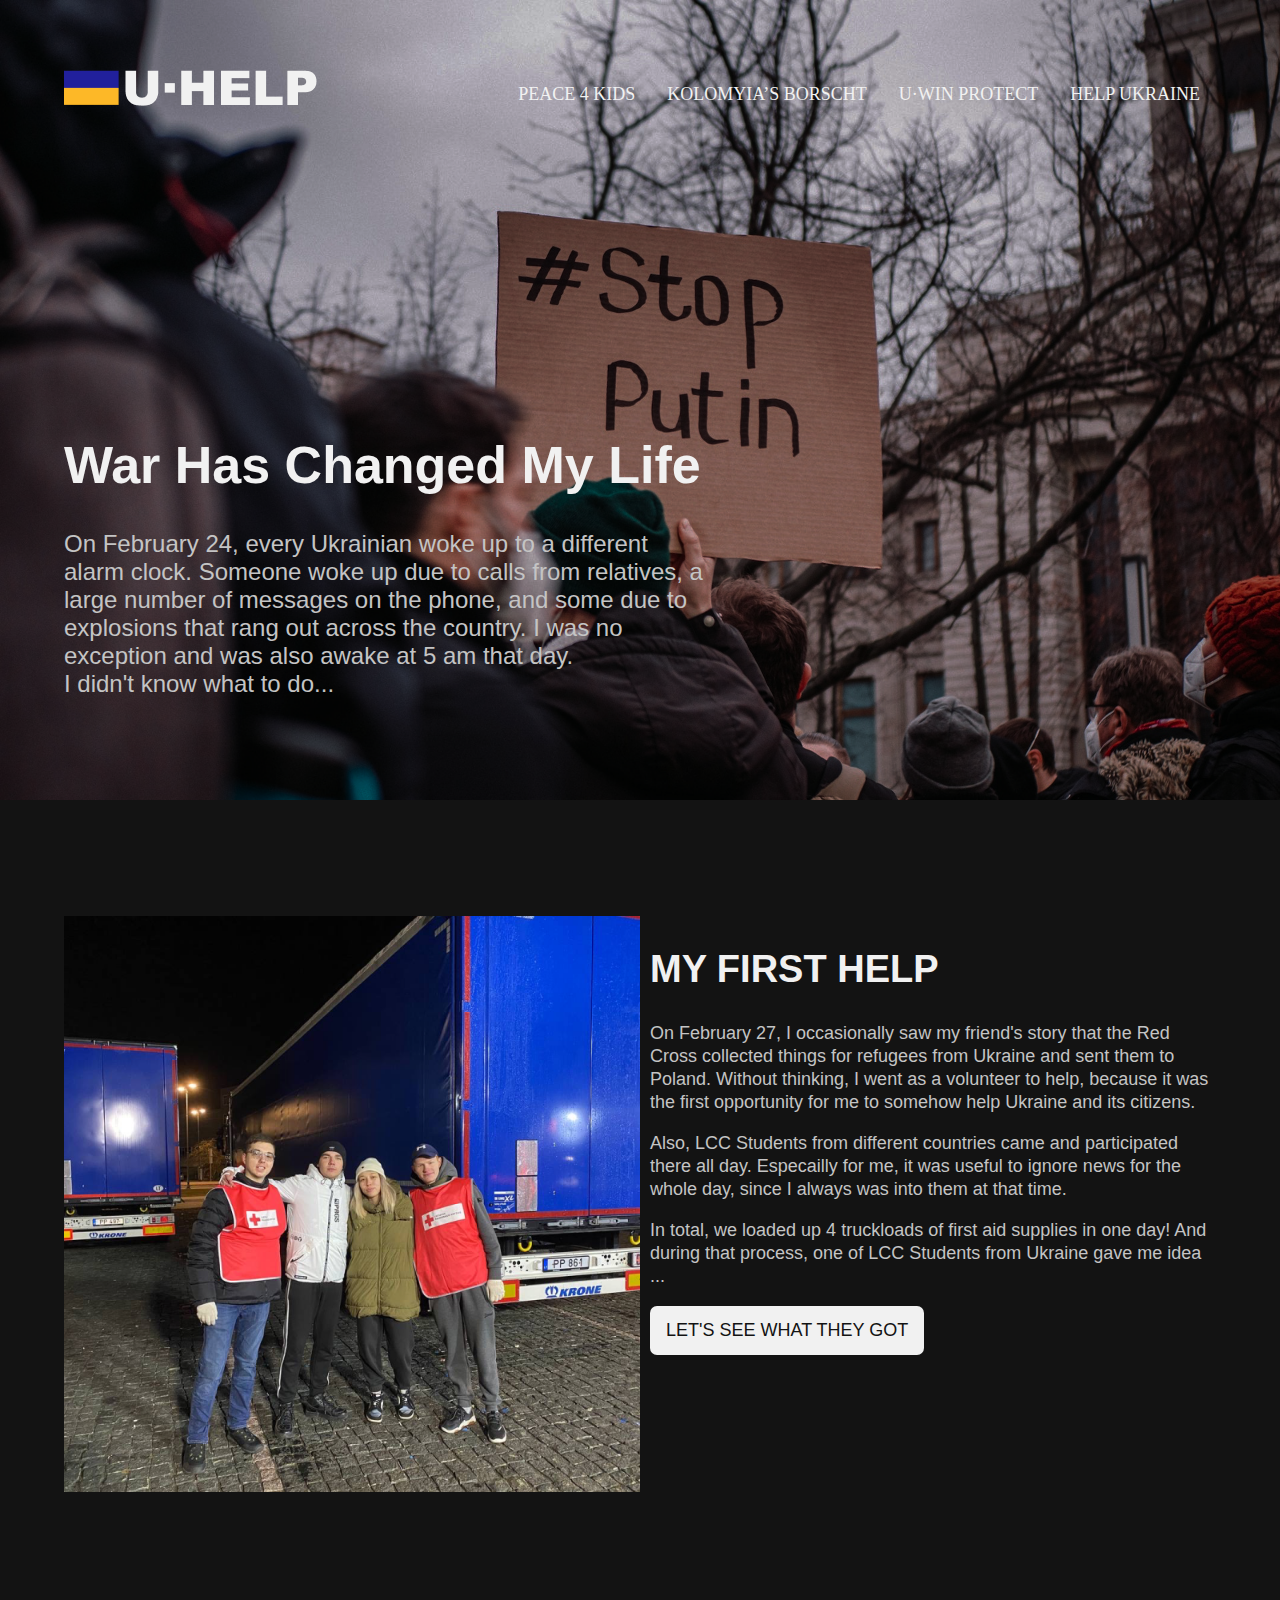
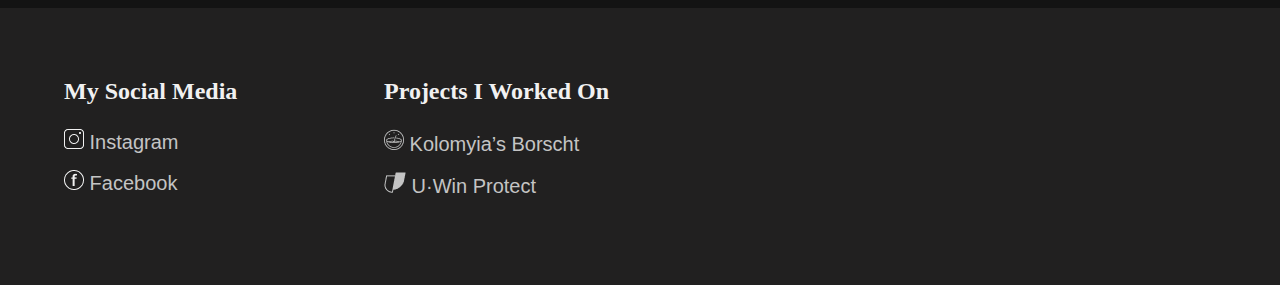
<file: index.html>
<!DOCTYPE html>
<html>
<head>
  <title>Personal Website</title>
  <link rel="stylesheet" href="style.css">
</head>

<body>
<header>
    <div>
        <div class="container">
            <img src="uwar 1.png" alt="video" style="width:100%;">

        <div class="top-left">
            <a href="index.html"><img src="Logo white.png" alt="logo"></a>
        </div>
        <div class="topnav">
            <a href="Peace.html">Peace 4 Kids</a>
            <a href="Borscht.html">Kolomyia’s Borscht</a>
            <a href="uwin.html">U·Win Protect</a>
            <a href="help.html">help ukraine</a>
        </div>
        <div class="bottom-left">
            <h1>War has changed my life</h1>
            <p>On February 24, every Ukrainian woke up to a different alarm clock. Someone woke up due to calls from relatives, a large number of messages on the phone, and some due to explosions that rang out across the country. I was no exception and was also awake at 5 am that day. <br> I didn't know what to do...</p>
        </div>
        </div>
    </div>

</header>

<main>
    <div class="main-columns">
        <div class="photo">
        <img src="h1.png" alt="">
        </div>
    <div class="h2-text">
        <h2>My first Help </h2>
        <p>On February 27, I occasionally saw my friend's story that the Red Cross collected things for refugees from Ukraine and sent them to Poland. Without thinking, I went as a volunteer to help, because it was the first opportunity for me to somehow help Ukraine and its citizens.</p>
        <p>Also, LCC Students from different countries came and participated there all day. Especailly for me, it was useful to ignore news for the whole day, since I always was into them at that time. </p>
        <p>In total, we loaded up 4 truckloads of first aid supplies in one day! And during that process, one of LCC Students from Ukraine gave me idea ...</p>
        <a href="Peace.html">Let's see what they got</a>
    </div>
    </div>
</main>

<footer>
    <div class="two-columns">
        <div>
            <h3 class="footer-">My Social Media</h3>
            <p><a href="https://www.instagram.com/grisha_prrr/" target="_blank"><img src="IG Logo.png" alt="">  Instagram</a></p>
            <p><a href="https://www.facebook.com/hryhorii.probytyuk/" target="_blank"><img src="FB logo.png" alt="">  Facebook</a></p>
        </div>
        <div>
            <h3>Projects I Worked On</h3>
            <p><a href="https://borsh4.com/en/" target="_blank"><img src="Borsch logo.png" alt="">  Kolomyia’s Borscht</a></p>
            <p><a href="https://u-win.com.ua/" target="_blank"><img src="U Win logo.png" alt="">  U·Win Protect</a></p>
          </div>
    </div>
</footer>
</body>
</html>
</file>
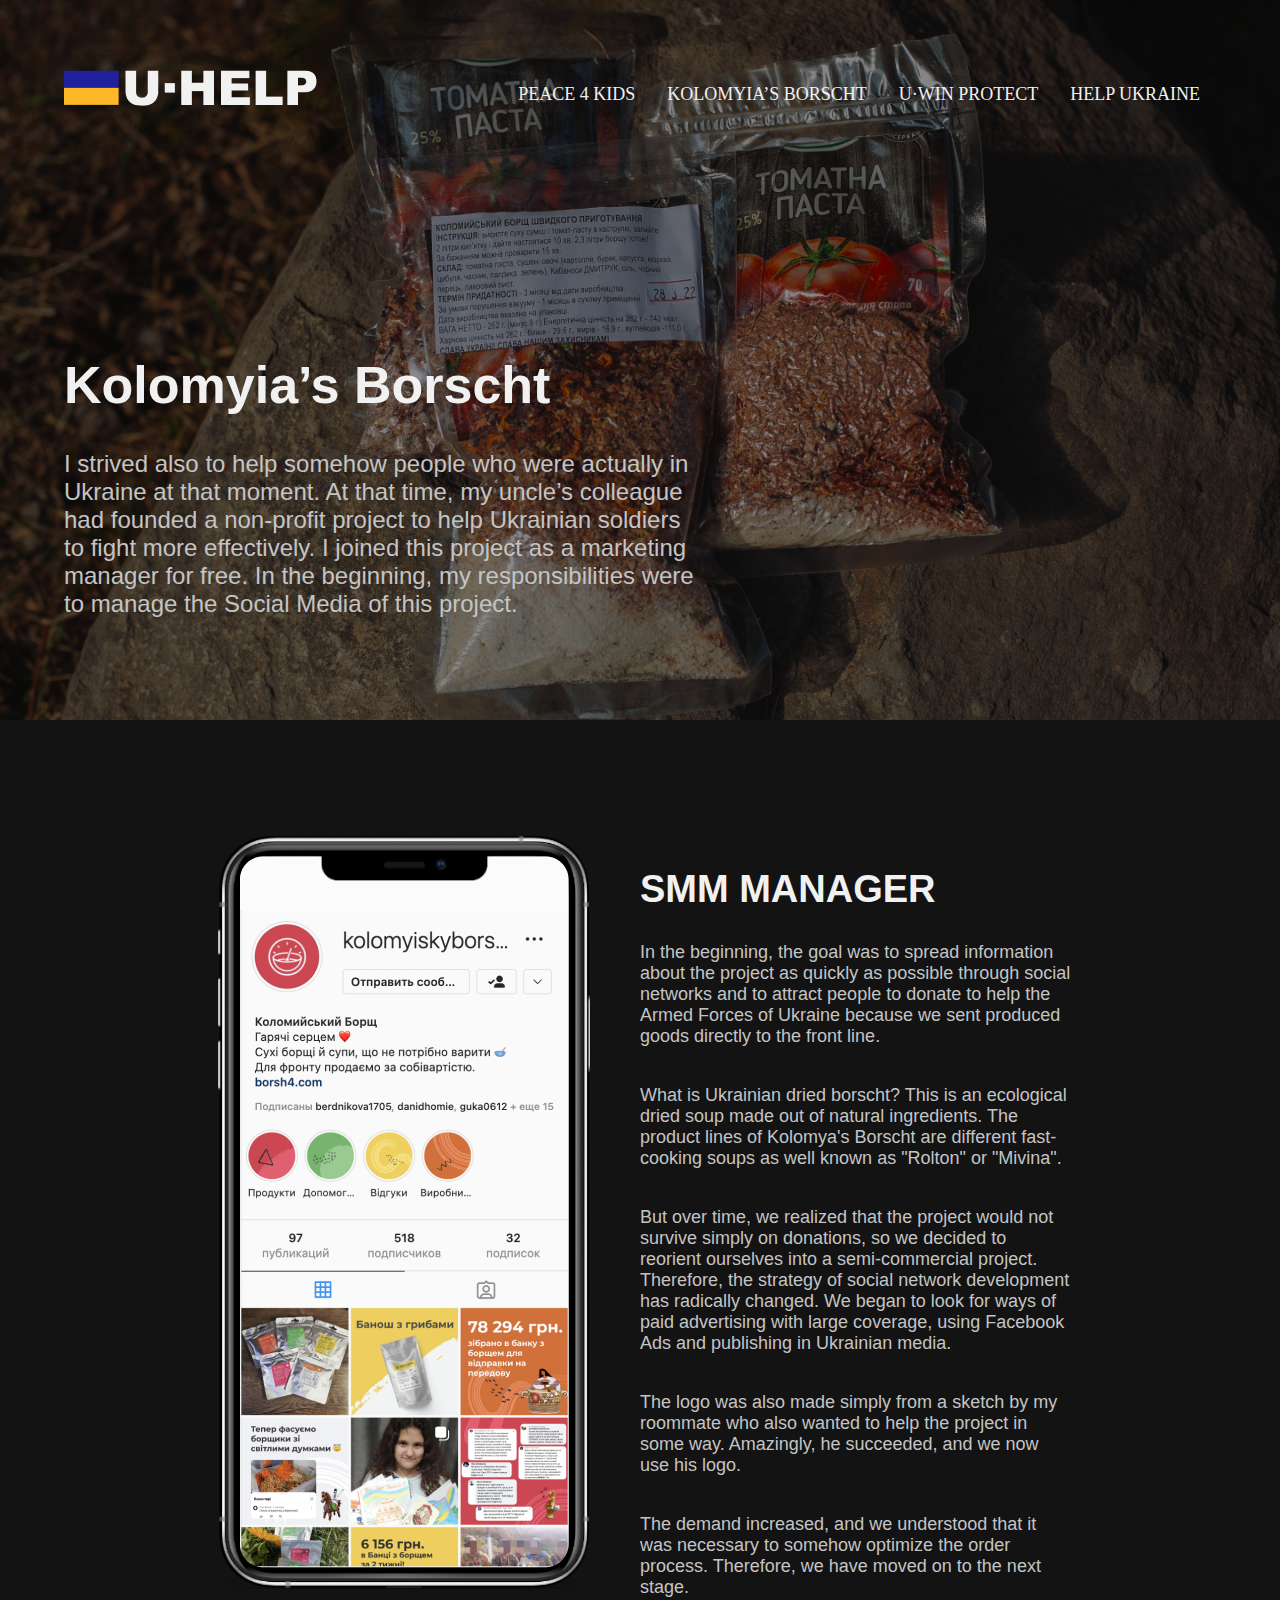
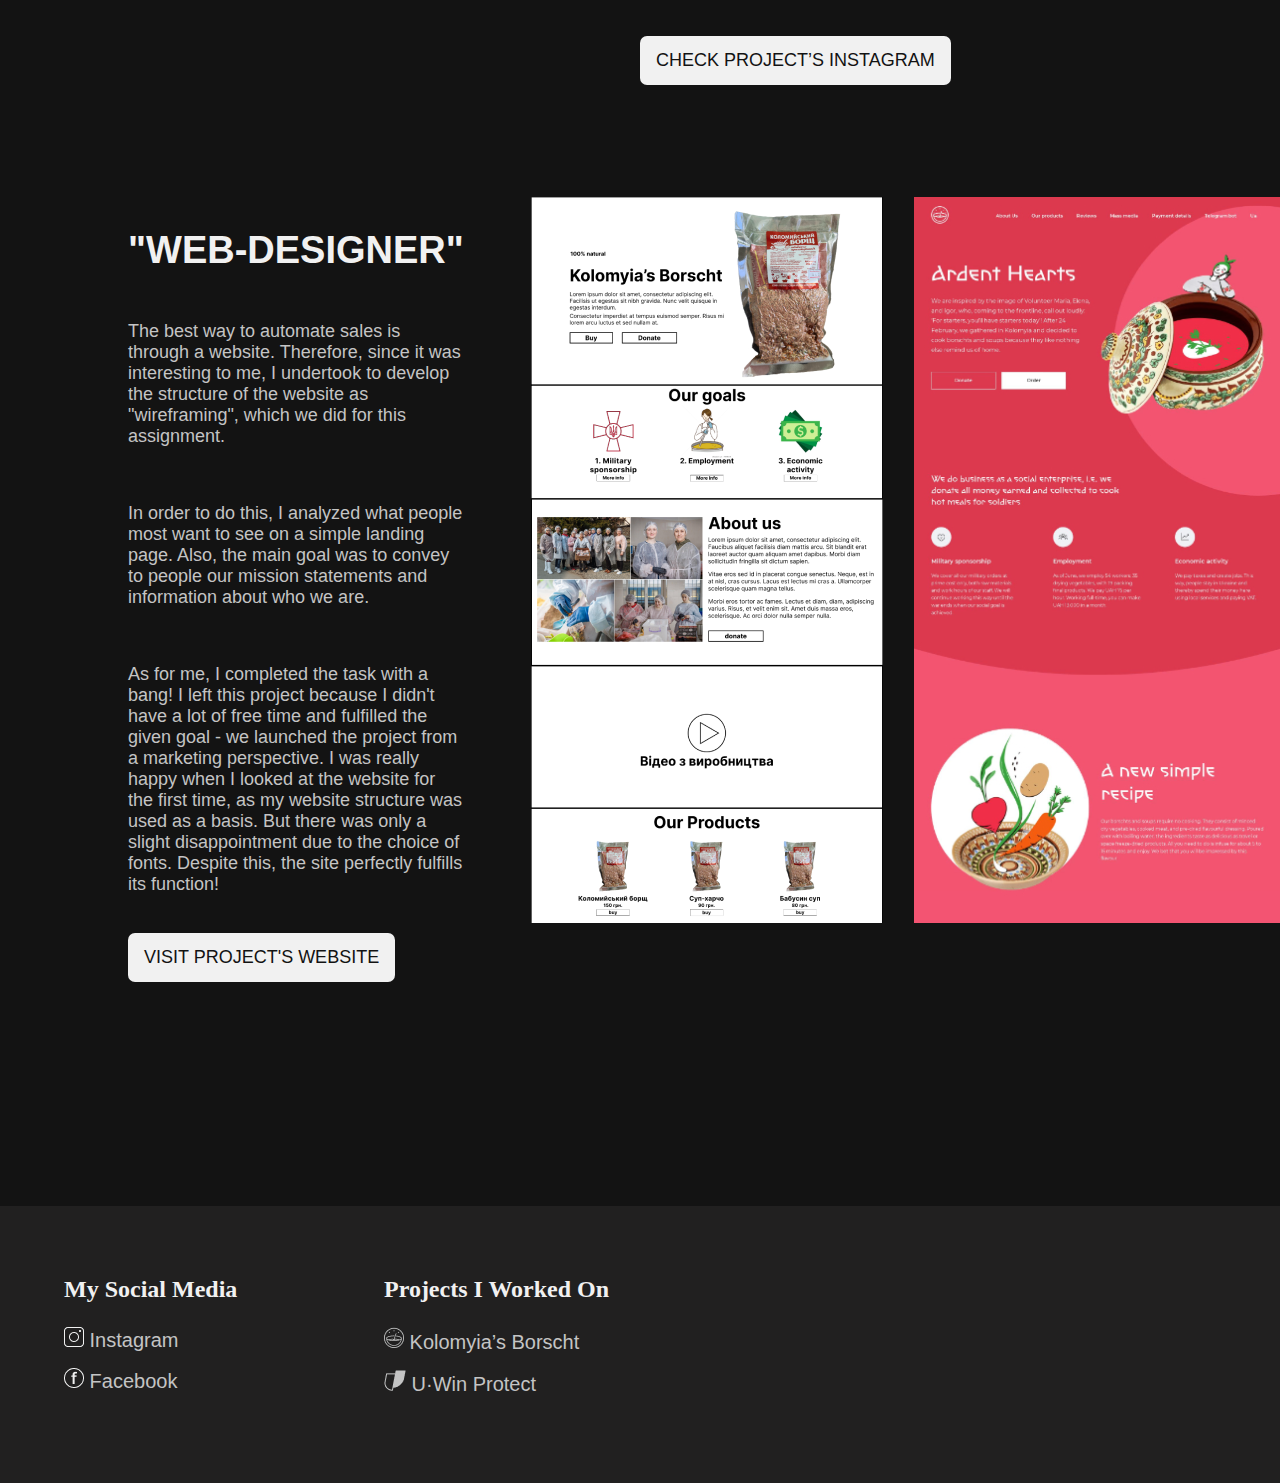
<file: Borscht.html>
<!DOCTYPE html>
<html>
<head>
  <title>Personal Website</title>
  <link rel="stylesheet" href="style.css">
</head>

<body>
<header>
<div>
    <div class="container">
        <img src="kback.png" alt="video" style="width:100%;">
    <div class="top-left">
        <a href="index.html"><img src="Logo white.png" alt="logo"></a>
    </div>
    <div class="topnav">
        <a href="Peace.html">Peace 4 Kids</a>
        <a href="Borscht.html">Kolomyia’s Borscht</a>
        <a href="uwin.html">U·Win Protect</a>
        <a href="help.html">help ukraine</a>
    </div>
    <div class="bottom-left">
        <h1>Kolomyia’s Borscht</h1>
        <p>I strived also to help somehow people who were actually in Ukraine at that moment. At that time, my uncle’s colleague had founded a non-profit project to help Ukrainian soldiers to fight more effectively. I joined this project as a marketing manager for free. In the beginning, my responsibilities were to manage the Social Media of this project.</p>
    </div>
    </div>
</div>

</header>

<main>
<div class="phone-columns">
    <div class="phone">
        <img src="phone.png" alt="">
    </div>
    <div class="phone">
        <h2>Smm Manager</h2>
          <p>In the beginning, the goal was to spread information about the project as quickly as possible through social networks and to attract people to donate to help the Armed Forces of Ukraine because we sent produced goods directly to the front line.</p>
          <p>What is Ukrainian dried borscht? This is an ecological dried soup made out of natural ingredients. The product lines of Kolomya's Borscht are different fast-cooking soups as well known as "Rolton" or "Mivina".</p>
          <p>But over time, we realized that the project would not survive simply on donations, so we decided to reorient ourselves into a semi-commercial project. Therefore, the strategy of social network development has radically changed. We began to look for ways of paid advertising with large coverage, using Facebook Ads and publishing in Ukrainian media.</p>
          <p>The logo was also made simply from a sketch by my roommate who also wanted to help the project in some way. Amazingly, he succeeded, and we now use his logo.</p>
          <p>The demand increased, and we understood that it was necessary to somehow optimize the order process. Therefore, we have moved on to the next stage.</p>
          <a href="https://www.instagram.com/kolomyiskyborsch/" target="_blank">Check project’s instagram</a>
    </div>
    <div class="webdesign-columns">
    <div class="design-t">
        <h2>"Web-designer"</h2>
        <p>The best way to automate sales is through a website. Therefore, since it was interesting to me, I undertook to develop the structure of the website as "wireframing", which we did for this assignment.</p>
        <p>In order to do this, I analyzed what people most want to see on a simple landing page. Also, the main goal was to convey to people our mission statements and information about who we are.</p>
        <p>As for me, I completed the task with a bang! I left this project because I didn't have a lot of free time and fulfilled the given goal - we launched the project from a marketing perspective. I was really happy when I looked at the website for the first time, as my website structure was used as a basis. But there was only a slight disappointment due to the choice of fonts. Despite this, the site perfectly fulfills its function!</p>
    <a href="https://borsh4.com/en/" target="_blank">Visit project's website</a>
    </div>
    <div class="design">
        <img src="webdesign.png" alt="">
      </div>
    </div>
</div>
</main>

<footer>
    <div class="two-columns">
        <div>
            <h3 class="footer-">My Social Media</h3>
            <p><a href="https://www.instagram.com/grisha_prrr/" target="_blank"><img src="IG Logo.png" alt="">  Instagram</a></p>
            <p><a href="https://www.facebook.com/hryhorii.probytyuk/" target="_blank"><img src="FB logo.png" alt="">  Facebook</a></p>
        </div>
        <div>
            <h3>Projects I Worked On</h3>
            <p><a href="https://borsh4.com/en/" target="_blank"><img src="Borsch logo.png" alt="">  Kolomyia’s Borscht</a></p>
            <p><a href="https://u-win.com.ua/" target="_blank"><img src="U Win logo.png" alt="">  U·Win Protect</a></p>
        </div>
    </div>
</footer>

</body>
</html>
</file>
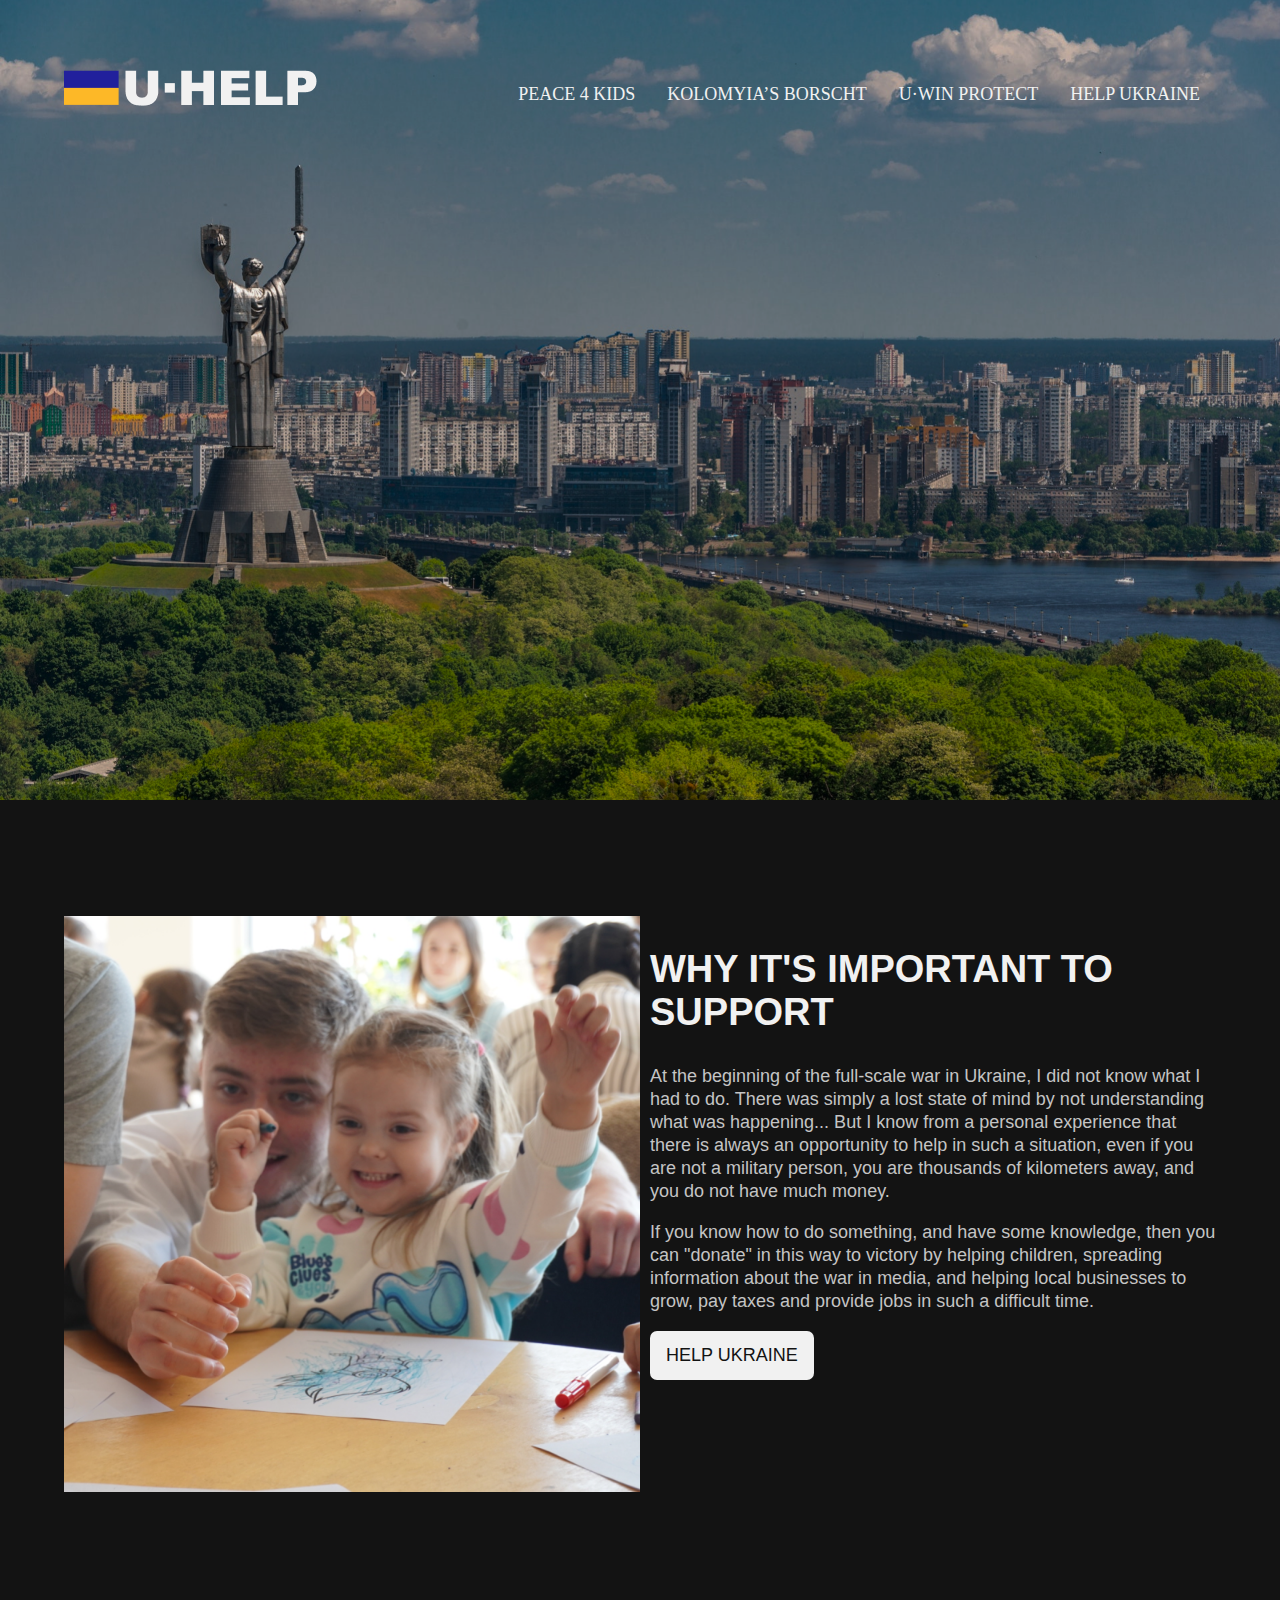
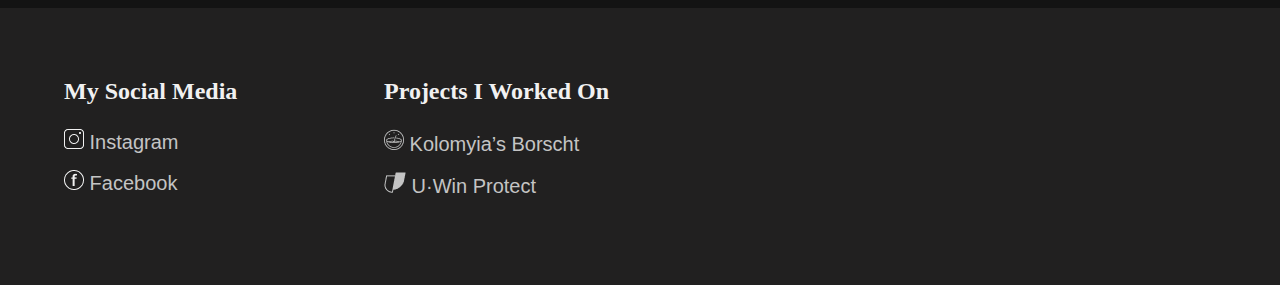
<file: help.html>
<!DOCTYPE html>
<html>
<head>
  <title>Personal Website</title>
  <link rel="stylesheet" href="style.css">
</head>

<body>
<header>
    <div class="container">
      <img src="don.png" alt="video" style="width:100%;">

      <div class="top-left">
      <a href="index.html"><img src="Logo white.png" alt="logo"></a>
      </div>

      <div class="topnav">
        <a href="Peace.html">Peace 4 Kids</a>
        <a href="Borscht.html">Kolomyia’s Borscht</a>
        <a href="uwin.html">U·Win Protect</a>
        <a href="help.html">help ukraine</a>
      </div>
      </div>
</header>

<main>
<div class="main-columns">
    <div class="photo">
        <img src="end.png" alt="">
    </div>
    <div class="h2-text">
        <h2>Why it's important to support</h2>
        <p>At the beginning of the full-scale war in Ukraine, I did not know what I had to do. There was simply a lost state of mind by not understanding what was happening... But I know from a personal experience that there is always an opportunity to help in such a situation, even if you are not a military person, you are thousands of kilometers away, and you do not have much money.</p>
        <p>If you know how to do something, and have some knowledge, then you can "donate" in this way to victory by helping children, spreading information about the war in media, and helping local businesses to grow, pay taxes and provide jobs in such a difficult time.</p>
        <a href="https://prytulafoundation.org/en" target="_blank">help ukraine</a>
    </div>
</div>
</main>

<footer>
    <div class="two-columns">
      <div>
          <h3 class="footer-">My Social Media</h3>
          <p><a href="https://www.instagram.com/grisha_prrr/" target="_blank"><img src="IG Logo.png" alt="">  Instagram</a></p>
          <p><a href="https://www.facebook.com/hryhorii.probytyuk/" target="_blank"><img src="FB logo.png" alt="">  Facebook</a></p>
      </div>
      <div>
          <h3>Projects I Worked On</h3>
          <p><a href="https://borsh4.com/en/" target="_blank"><img src="Borsch logo.png" alt="">  Kolomyia’s Borscht</a></p>
          <p><a href="https://u-win.com.ua/" target="_blank"><img src="U Win logo.png" alt="">  U·Win Protect</a></p>
      </div>
    </div>
</footer>
</body>
</html>
</file>
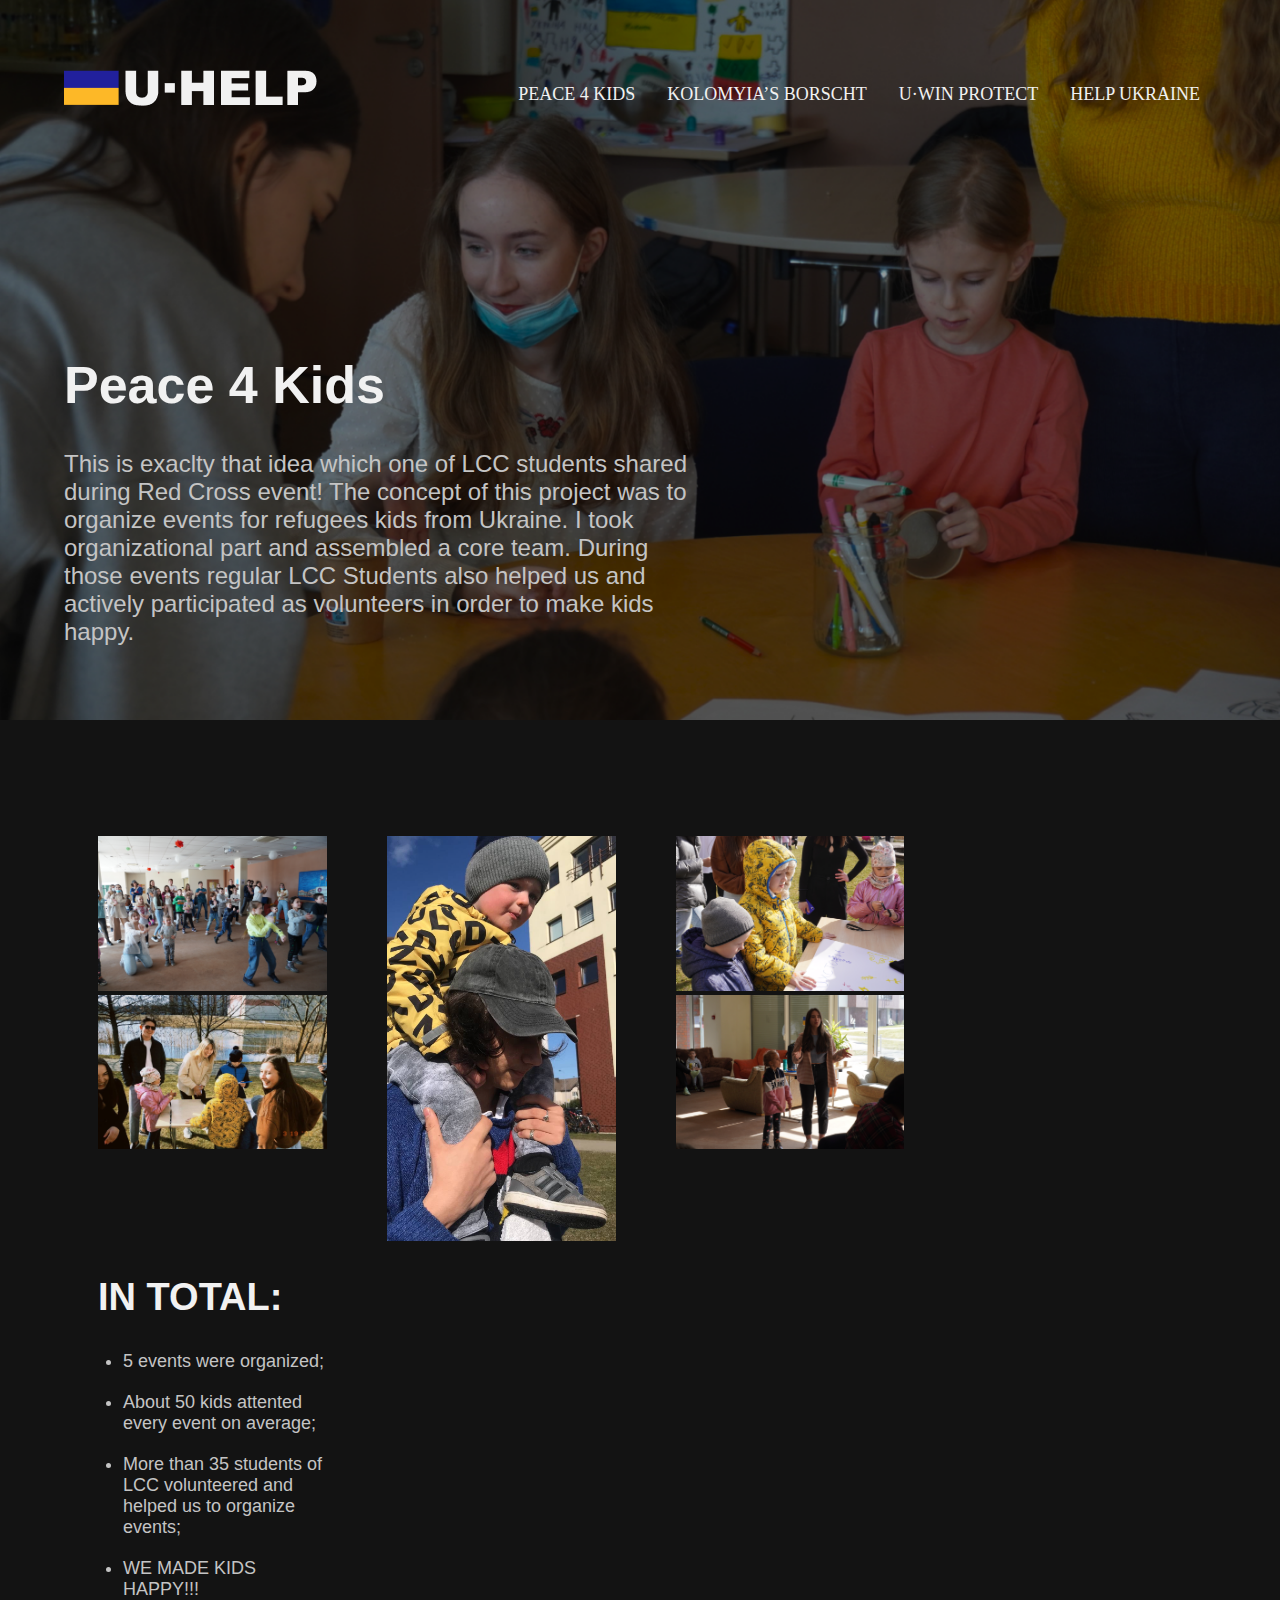
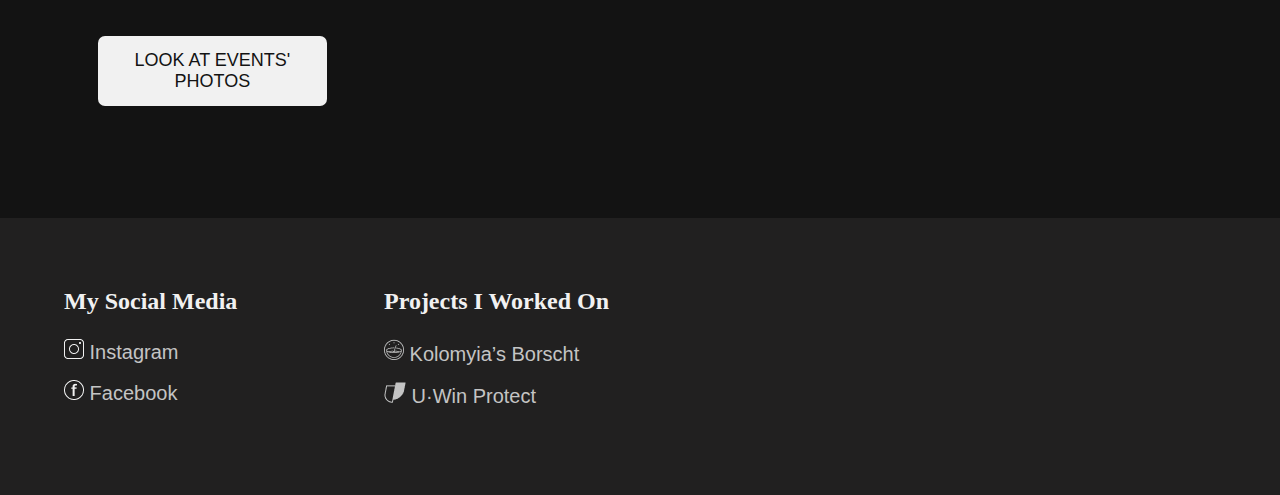
<file: Peace.html>
<!DOCTYPE html>
<html>
<head>
  <title>Personal Website</title>
  <link rel="stylesheet" href="style.css">
</head>

<body>
<header>
    <div>
        <div class="container">
            <img src="b-back.png" alt="video" style="width:100%;">

        <div class="top-left">
            <a href="index.html"><img src="Logo white.png" alt="logo"></a>
        </div>
        <div class="topnav">
            <a href="Peace.html">Peace 4 Kids</a>
            <a href="Borscht.html">Kolomyia’s Borscht</a>
            <a href="uwin.html">U·Win Protect</a>
            <a href="help.html">help ukraine</a>
        </div>
        <div class="bottom-left">
            <h1>Peace 4 Kids</h1>
            <p>This is exaclty that idea which one of LCC students shared during Red Cross event! The concept of this project was to organize events for refugees kids from Ukraine. I took organizational part and assembled a core team. During those events regular LCC Students also helped us and actively participated as volunteers in order to make kids happy.</p>
        </div>
        </div>
    </div>
</header>

<main>
    <div class="four-columns">
        <div class="col">
            <img src="ph1.png" alt="">
            <img src="ph2.png" alt="">
        </div>
    <div class="col">
        <img src="ph3.png" alt="">
    </div>
    <div class="col">
        <img src="ph4.png" alt="">
        <img src="ph5.png" alt="">
    </div>
    <div class="col">
        <h2>In total:</h2>
            <ul>
                <li><b>5 events</b> were organized;</li>
                <li><b>About 50 kids attented</b> every event on average;</li>
                <li><b>More than 35 students of LCC volunteered</b> and helped us to organize events;</li>
                <li><b>WE MADE KIDS HAPPY!!!</b></li>
            </ul>
                <a href="https://drive.google.com/drive/folders/16VWWVDn38tCMdU_35iSscU-DZRHdltut?usp=sharing" target="_blank">look at events' Photos</a>
    </div>
    </div>
</main>

<footer>
    <div class="two-columns">
        <div>
            <h3 class="footer-">My Social Media</h3>
            <p><a href="https://www.instagram.com/grisha_prrr/" target="_blank"><img src="IG Logo.png" alt="">  Instagram</a></p>
            <p><a href="https://www.facebook.com/hryhorii.probytyuk/" target="_blank"><img src="FB logo.png" alt="">  Facebook</a></p>
        </div>
        <div>
            <h3>Projects I Worked On</h3>
            <p><a href="https://borsh4.com/en/" target="_blank"><img src="Borsch logo.png" alt="">  Kolomyia’s Borscht</a></p>
            <p><a href="https://u-win.com.ua/" target="_blank"><img src="U Win logo.png" alt="">  U·Win Protect</a></p>
        </div>
    </div>
</footer>

</body>
</html>
</file>
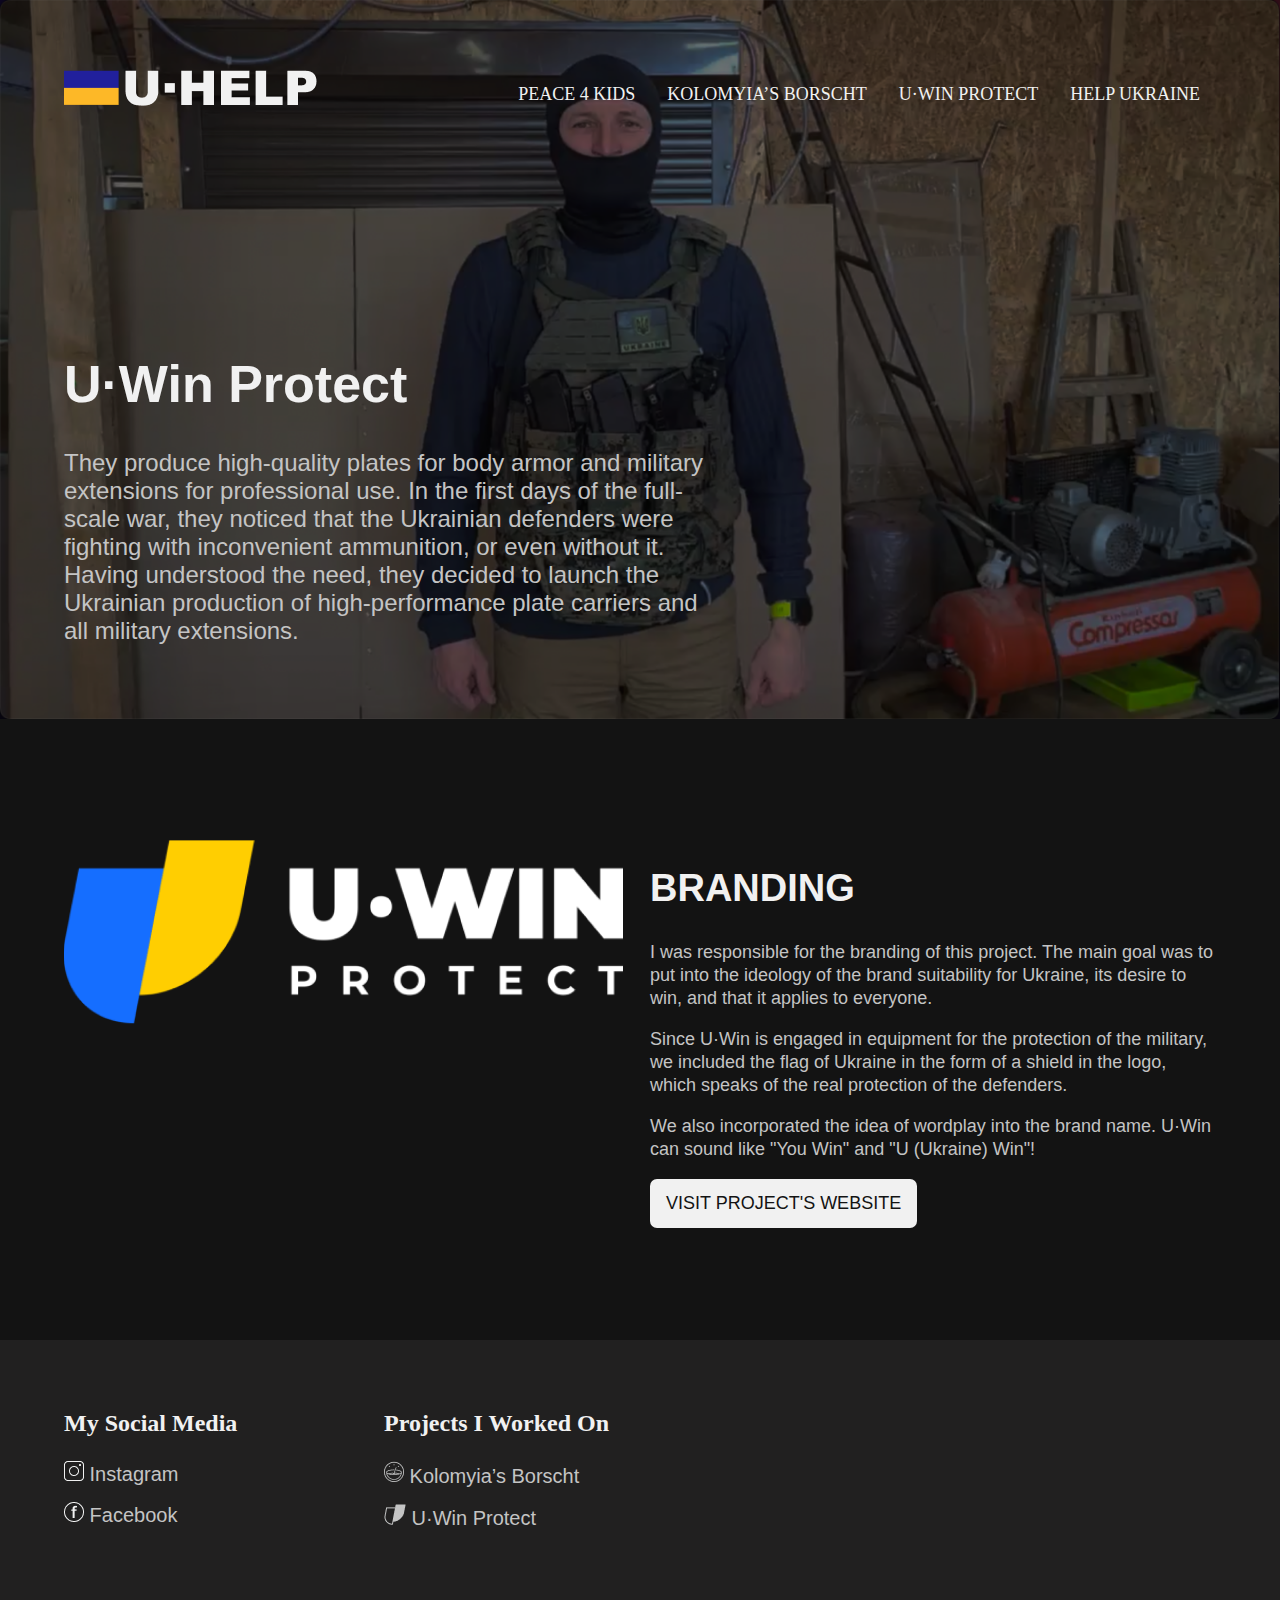
<file: uwin.html>
<!DOCTYPE html>
<html>
<head>
  <title>Personal Website</title>
  <link rel="stylesheet" href="style.css">
</head>

<body>
<header>
<div class="container">
        <img src="uback.png" alt="video" style="width:100%;">
    <div class="top-left">
        <a href="index.html"><img src="Logo white.png" alt="logo"></a>
    </div>
    <div class="topnav">
        <a href="Peace.html">Peace 4 Kids</a>
        <a href="Borscht.html">Kolomyia’s Borscht</a>
        <a href="uwin.html">U·Win Protect</a>
        <a href="help.html">help ukraine</a>
    </div>
    <div class="bottom-left">
        <h1>U·Win Protect</h1>
        <p>They produce high-quality plates for body armor and military extensions for professional use. In the first days of the full-scale war, they noticed that the Ukrainian defenders were fighting with inconvenient ammunition, or even without it. Having understood the need, they decided to launch the Ukrainian production of high-performance plate carriers and all military extensions.</p>
    </div>
</div>
</header>

<main>
<div class="main-columns">
    <div class="photo">
        <img src="U win.png" alt="">
    </div>
    <div class="h2-text">
        <h2>Branding</h2>
        <p>I was responsible for the branding of this project. The main goal was to put into the ideology of the brand suitability for Ukraine, its desire to win, and that it applies to everyone.</p>
        <p>Since U·Win is engaged in equipment for the protection of the military, we included the flag of Ukraine in the form of a shield in the logo, which speaks of the real protection of the defenders.</p>
        <p>We also incorporated the idea of wordplay into the brand name. U·Win can sound like "You Win" and "U (Ukraine) Win"!</p>
        <a href="Peace.html">Visit project's website</a>
    </div>
</main>

<footer>
<div class="two-columns">
    <div>
        <h3 class="footer-">My Social Media</h3>
        <p><a href="https://www.instagram.com/grisha_prrr/" target="_blank"><img src="IG Logo.png" alt="">  Instagram</a></p>
        <p><a href="https://www.facebook.com/hryhorii.probytyuk/" target="_blank"><img src="FB logo.png" alt="">  Facebook</a></p>
    </div>
    <div>
        <h3>Projects I Worked On</h3>
        <p><a href="https://borsh4.com/en/" target="_blank"><img src="Borsch logo.png" alt="">  Kolomyia’s Borscht</a></p>
        <p><a href="https://u-win.com.ua/" target="_blank"><img src="U Win logo.png" alt="">  U·Win Protect</a></p>
    </div>
</div>
</footer>

</body>
</html>
</file>
<file: style.css>
body{
  box-sizing: border-box;
  margin:0;
  padding: 0;
  box-sizing: border-box;
  font-family: 'Oxygen', sans-serif;
  background: #131313;
}

.container {
  position: relative;
  text-align: center;
}

.top-left {
  position: absolute;
  top: 70px;
  left: 64px;
}

.bottom-left {
  position: absolute;
  bottom: 70px;
  left: 64px;
}

.bottom-left h1 {
  text-align: left;
  font-weight: 700;
  font-size: 52px;
  color: #F1F1F1;
  text-transform: capitalize;
}

.bottom-left p {
  text-align: left;
  width: 640px;
  height: 180px;
  font-weight: 400;
  font-size: 24px;
  color: #C4C4C4;
}

.topnav {
  overflow: hidden;
  position: absolute;
  top: 70px;
  right: 64px;
}

.topnav a {
  float: left;
  color: #f2f2f2;
  text-align: center;
  padding: 14px 16px;
  text-decoration: none;
  text-transform: uppercase;
  font-style: normal;
  font-size: 18px;
  color: #F1F1F1;
  font-family: 'Oxygen';
}

.topnav a:hover {
  background: linear-gradient(180deg, rgba(33, 32, 156, 0.8) 0%, rgba(253, 184, 39, 0.8) 100%);
border-radius: 7px;
  color: #F1F1F1;
}

main{
  heigh: auto;
}

.photo img{
  position: realtive;
  max-width: 100%;
  max-height: 100%;
  margin-right: 40px;
}

.main-columns{
  margin-top: 112px;
  margin-left: 64px;
  margin-bottom: 112px;
  margin-right: 64px;
  display: grid;
  grid-template-columns: 50% 50%;
}

.h2-text{
  margin-left: 10px;
}

.h2-text p{
font-style: normal;
font-weight: 400;
font-size: 18px;
line-height: 23px;
color: #C4C4C4;
}

h2{
  font-weight: 700;
  font-size: 38px;
  text-transform: uppercase;
  color: #F1F1F1;
}

.h2-text a {
  float: left;
  text-align: center;
  padding: 14px 16px;
  text-decoration: none;
  text-transform: uppercase;
  font-style: normal;
  font-size: 18px;
  color: #131313;
  background: #F1F1F1;
  border-radius: 7px;
}

.h2-text a:hover {
  background: linear-gradient(180deg, rgba(33, 32, 156, 0.8) 0%, rgba(253, 184, 39, 0.8) 100%);
  border-radius: 7px;
  color: #F1F1F1;
}

.four-columns{
  display: flex;
  flex-wrap: wrap;
  padding: 0 4px;
  margin-top: 112px;
  margin-left: 64px;
  margin-bottom: 112px;
  margin-right: 64px;
}

.col {
  flex: 25%;
  max-width: 20%;
  padding: 0 30px;
}

.col img {
  width: 100%;
}
.col ul {
padding-inline-start: 25px;
}

.col li {
  font-weight: 300;
  font-size: 18px;
  color: #C4C4C4;
  padding-bottom: 20px;
}

.col a {
  float: left;
  text-align: center;
  padding: 14px 16px;
  text-decoration: none;
  text-transform: uppercase;
  font-style: normal;
  font-size: 18px;
  color: #131313;
  background: #F1F1F1;
  border-radius: 7px;
}

.col a:hover {
  background: linear-gradient(180deg, rgba(33, 32, 156, 0.8) 0%, rgba(253, 184, 39, 0.8) 100%);
  border-radius: 7px;
  color: #F1F1F1;
}

.phone-columns {
  display: grid;
  grid-template-columns: 50% 50%;
  margin-top: 112px;
  margin-left: 64px;
  margin-bottom: 112px;
  margin-right: 64px;
}

.phone p {
  width: 75%;
  font-weight: 400;
  font-size: 18px;
  color: #C4C4C4;
  padding-bottom: 20px;
}

.phone img {
  float: right;
  margin-right: 50px;
}

.phone a {
  float: left;
  text-align: center;
  padding: 14px 16px;
  text-decoration: none;
  text-transform: uppercase;
  font-style: normal;
  font-size: 18px;
  color: #131313;
  background: #F1F1F1;
  border-radius: 7px;
}

.phone a:hover {
  background: linear-gradient(180deg, rgba(33, 32, 156, 0.8) 0%, rgba(253, 184, 39, 0.8) 100%);
  border-radius: 7px;
  color: #F1F1F1;
}

.webdesign-columns {
  display: grid;
  grid-template-columns: 50% 50%;
  margin-left: 64px;
  margin-bottom: 112px;
  margin-right: 64px;
  margin-top: 112px;
}

.design-t {
  width: 150%;
}

.design-t p {
  font-weight: 400;
  font-size: 18px;
  color: #C4C4C4;
  padding-bottom: 20px;
  float: right;
}

.design img {
padding-left: 80%;
}

.design-t a{
  float: left;
  text-align: center;
  padding: 14px 16px;
  text-decoration: none;
  text-transform: uppercase;
  font-style: normal;
  font-size: 18px;
  color: #131313;
  background: #F1F1F1;
  border-radius: 7px;
}

.design-t a:hover{
  background: linear-gradient(180deg, rgba(33, 32, 156, 0.8) 0%, rgba(253, 184, 39, 0.8) 100%);
  border-radius: 7px;
  color: #F1F1F1;
}

footer{
  background: #212020;
}

.two-columns {
  display: grid;
  grid-template-columns: 25% 25%;
}

.two-columns div {
  margin-left: 64px;
  margin-top: 46px;
  margin-bottom: 71px;
}

.two-columns div h3{
  font-family: 'Oxygen';
  color: #F1F1F1;
  font-style: normal;
  font-weight: 700;
  font-size: 24px;
}

.two-columns div a {
  font-size: 20px;
  color: #C4C4C4;
  text-decoration: none;
}
</file>
